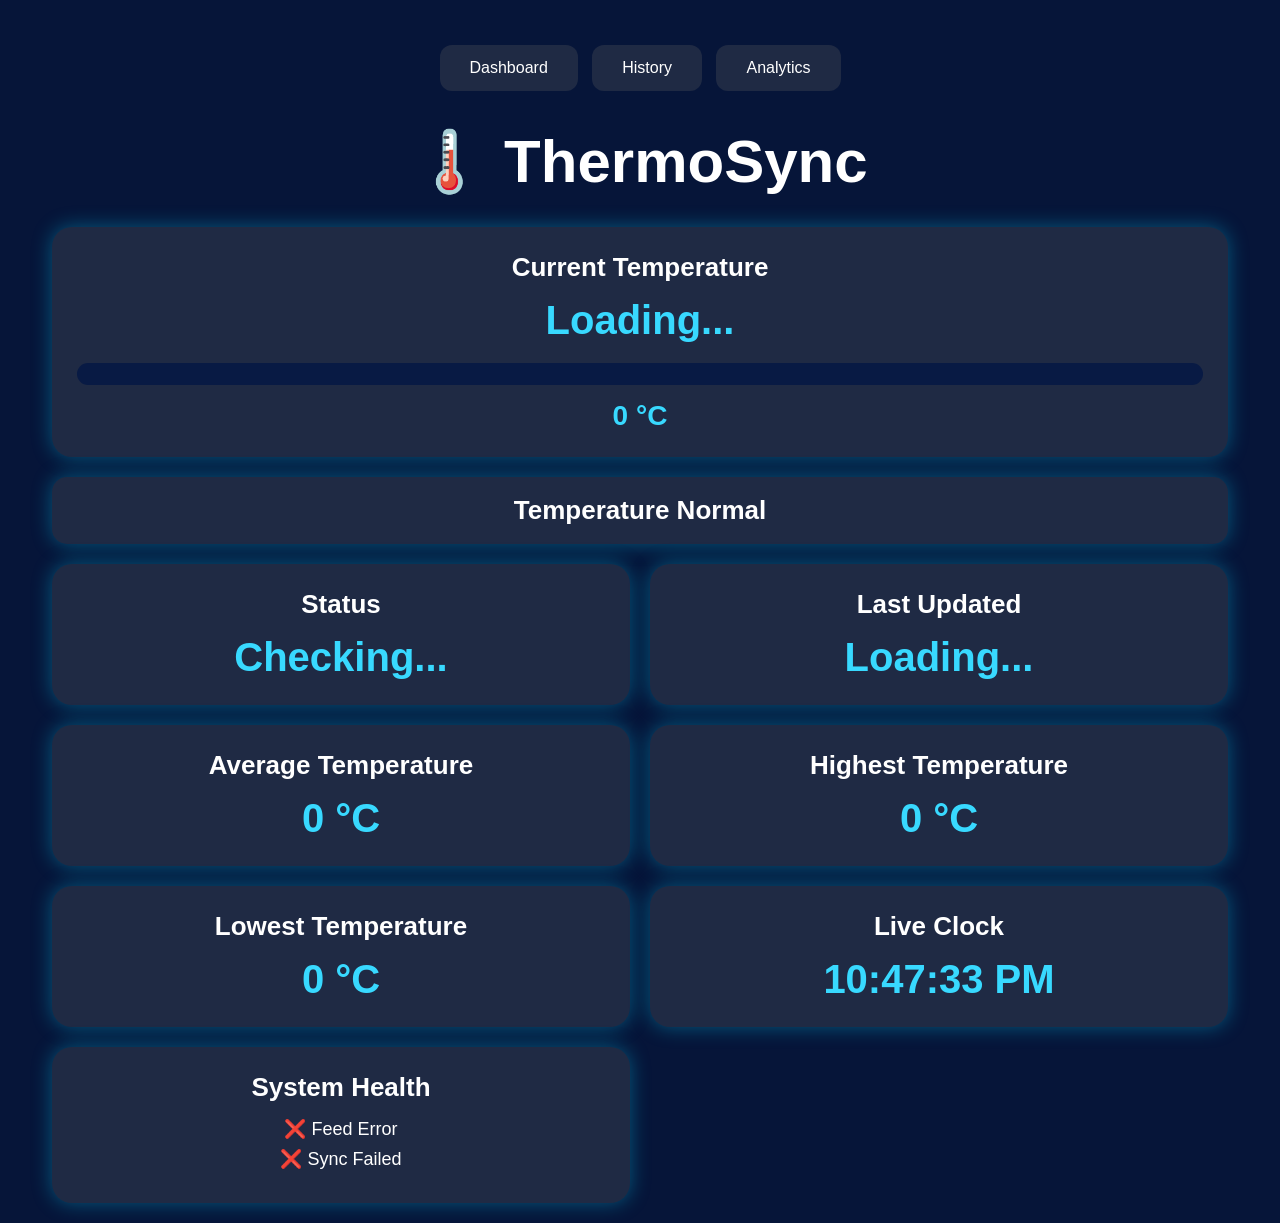
<file: index.html>
<!DOCTYPE html>
<html lang="en">
<head>
<meta charset="UTF-8">
<meta name="viewport" content="width=device-width, initial-scale=1.0">
<title>ThermoSync Dashboard</title>
<link rel="stylesheet" href="style.css">
</head>

<body>

<div class="container">

    <div class="navbar">
        <a href="index.html">Dashboard</a>
        <a href="history.html">History</a>
        <a href="analytics.html">Analytics</a>
    </div>

    <h1>🌡️ ThermoSync</h1>

    <div class="card current-card full-width">
        <h2>Current Temperature</h2>

        <div id="temperature">Loading...</div>

        <div class="gauge-container">
            <div class="gauge-fill" id="gaugeFill"></div>
        </div>

        <div id="gaugeValue">0 °C</div>
    </div>

    <div class="alert-box" id="alertBox">
        Temperature Normal
    </div>

    <div class="dashboard-grid">

        <div class="card">
            <h2>Status</h2>
            <div id="statusText">Checking...</div>
        </div>

        <div class="card">
            <h2>Last Updated</h2>
            <div id="timestamp">Loading...</div>
        </div>

        <div class="card">
            <h2>Average Temperature</h2>
            <div id="avgTemp">0 °C</div>
        </div>

        <div class="card">
            <h2>Highest Temperature</h2>
            <div id="maxTemp">0 °C</div>
        </div>

        <div class="card">
            <h2>Lowest Temperature</h2>
            <div id="minTemp">0 °C</div>
        </div>

        <div class="card">
            <h2>Live Clock</h2>
            <div id="liveClock">Loading...</div>
        </div>

        <div class="card">
            <h2>System Health</h2>
            <p id="feedStatus">Checking...</p>
            <p id="syncStatus">Waiting...</p>
        </div>

    </div>

</div>

<script src="app.js"></script>

</body>
</html>
</file>
<file: style.css>
*{
    margin:0;
    padding:0;
    box-sizing:border-box;
    font-family:'Segoe UI',sans-serif;
}

body{
    background:#061539;
    color:white;
    min-height:100vh;
}

.container{
    width:95%;
    max-width:1400px;
    margin:auto;
    padding:20px;
    text-align:center;
}

/* NAVBAR */

.navbar{
    margin:20px 0 30px;
}

.navbar a{
    text-decoration:none;
    color:white;
    background:#1f2a44;
    padding:14px 30px;
    margin:5px;
    border-radius:12px;
    display:inline-block;
    transition:.3s;
}

.navbar a:hover{
    background:#00d9ff;
    color:black;
}

/* TITLE */

h1{
    font-size:60px;
    margin-bottom:30px;
}

/* CARDS */

.table-card{
    width:100%;
    margin-top:30px;
    overflow-x:auto;
}

table{
    width:100%;
    min-width:900px;
    border-collapse:collapse;
    background:#1f2a44;
    border-radius:15px;
    overflow:hidden;
    box-shadow:0 0 20px rgba(0,217,255,.35);
}

th{
    background:#00d9ff;
    color:#061539;
    padding:18px;
    font-size:20px;
    text-align:center;
}

td{
    padding:15px;
    text-align:center;
    border-bottom:1px solid rgba(255,255,255,0.15);
    color:white;
    font-size:18px;
}

tr:hover{
    background:#2b3b63;
}

.card{
    background:#1f2a44;
    padding:25px;
    border-radius:20px;
    box-shadow:0 0 20px rgba(0,217,255,.35);
}

.card h2{
    margin-bottom:15px;
    font-size:26px;
}

.card div{
    font-size:40px;
    font-weight:bold;
    color:#38d9ff;
}

/* CURRENT TEMP CARD */

.full-width{
    width:100%;
}

/* DASHBOARD GRID */

.dashboard-grid{
    display:grid;
    grid-template-columns:repeat(2,1fr);
    gap:20px;
    margin-top:20px;
}

/* GAUGE */

.gauge-container{
    width:100%;
    height:22px;
    background:#081a44;
    border-radius:50px;
    overflow:hidden;
    margin-top:20px;
}

.gauge-fill{
    width:0%;
    height:100%;
    border-radius:50px;
    transition:1s;
    background:linear-gradient(
        90deg,
        #00ff88,
        #ffd43b,
        #ff4d4d
    );
}

#gaugeValue{
    margin-top:15px;
    font-size:28px;
}

/* ALERT BOX */

.alert-box{
    margin-top:20px;
    background:#1f2a44;
    padding:18px;
    border-radius:15px;
    font-size:26px;
    font-weight:bold;
    box-shadow:0 0 20px rgba(0,217,255,.35);
}

/* STATUS COLORS */

.normal{
    color:#00ff88 !important;
}

.warning{
    color:#ffd43b !important;
}

.critical{
    color:#ff4d4d !important;
}

/* CRITICAL GLOW */

.critical-card{
    box-shadow:
    0 0 20px #ff0000,
    0 0 40px #ff0000,
    0 0 60px #ff0000;
}

/* SYSTEM HEALTH */

#feedStatus,
#syncStatus{
    font-size:18px;
    color:white;
    margin:8px 0;
}

/* CLOCK */

#liveClock{
    color:#38d9ff;
}

/* MOBILE */

@media(max-width:768px){

    h1{
        font-size:40px;
    }

    .dashboard-grid{
        grid-template-columns:1fr;
    }

    .card div{
        font-size:28px;
    }

    .navbar a{
        display:block;
        width:220px;
        margin:10px auto;
    }
}
</file>
